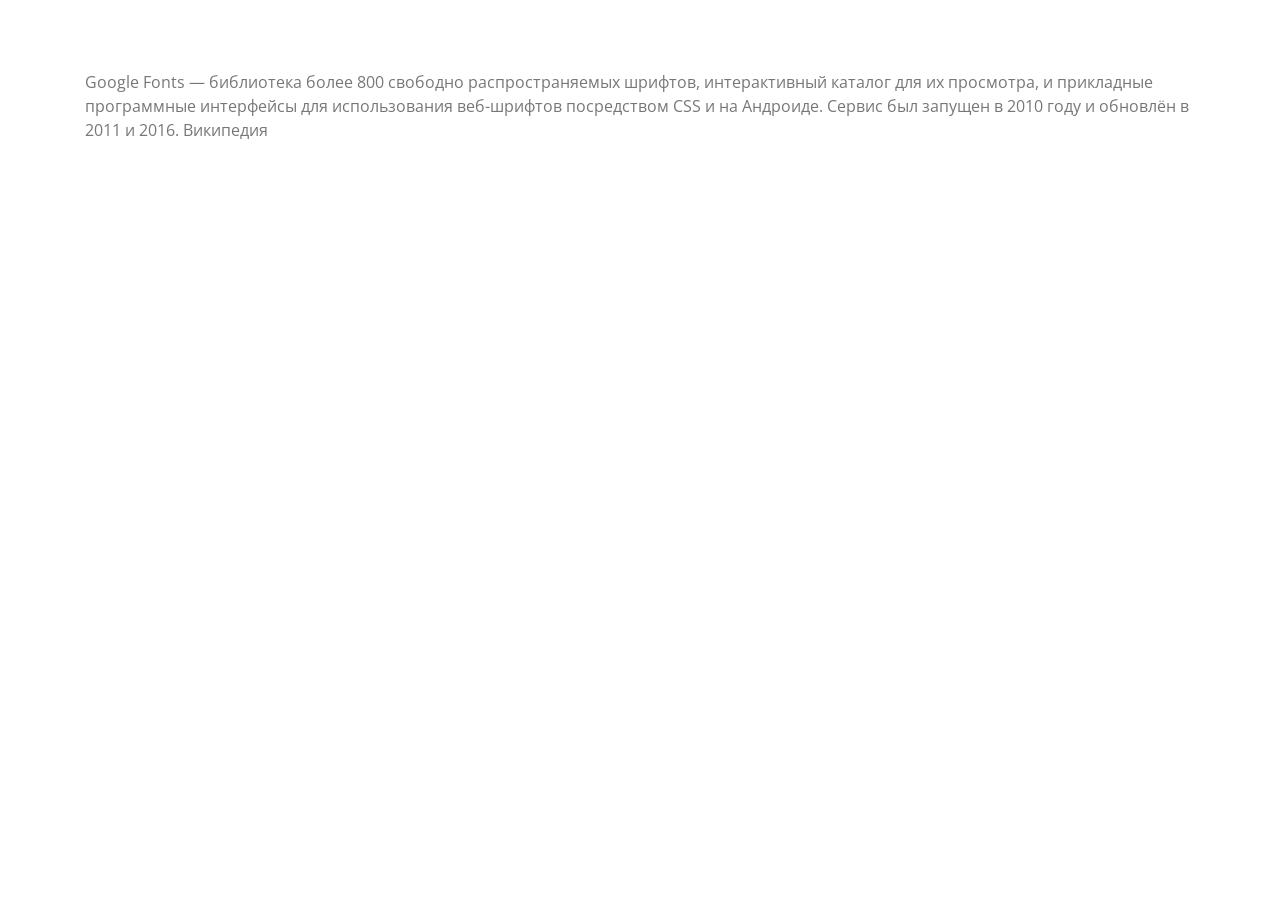
<file: index.htm>
<!DOCTYPE html>
<html>
  <head>
    <meta charset="utf-8">
    <meta name="viewport" content="width=devise-width, initial-scale=1.0">
    <title>Bots site</title>
    <link rel="stylesheet" href="css/bootstrap.min.css">
    <link rel="stylesheet" href="css/main.css">
    <link rel="stylesheet" href="https://use.fontawesome.com/releases/v5.3.1/css/all.css" integrity="sha384-mzrmE5qonljUremFsqc01SB46JvROS7bZs3IO2EmfFsd15uHvIt+Y8vEf7N7fWAU" crossorigin="anonymous">
  </head>
  <body>
    <div class="container">
      Google Fonts — библиотека более 800 свободно распространяемых шрифтов, интерактивный каталог для их просмотра, и прикладные программные интерфейсы для использования веб-шрифтов посредством CSS и на Андроиде. Сервис был запущен в 2010 году и обновлён в 2011 и 2016. Википедия

    </div>
  </body>
</html>
</file>
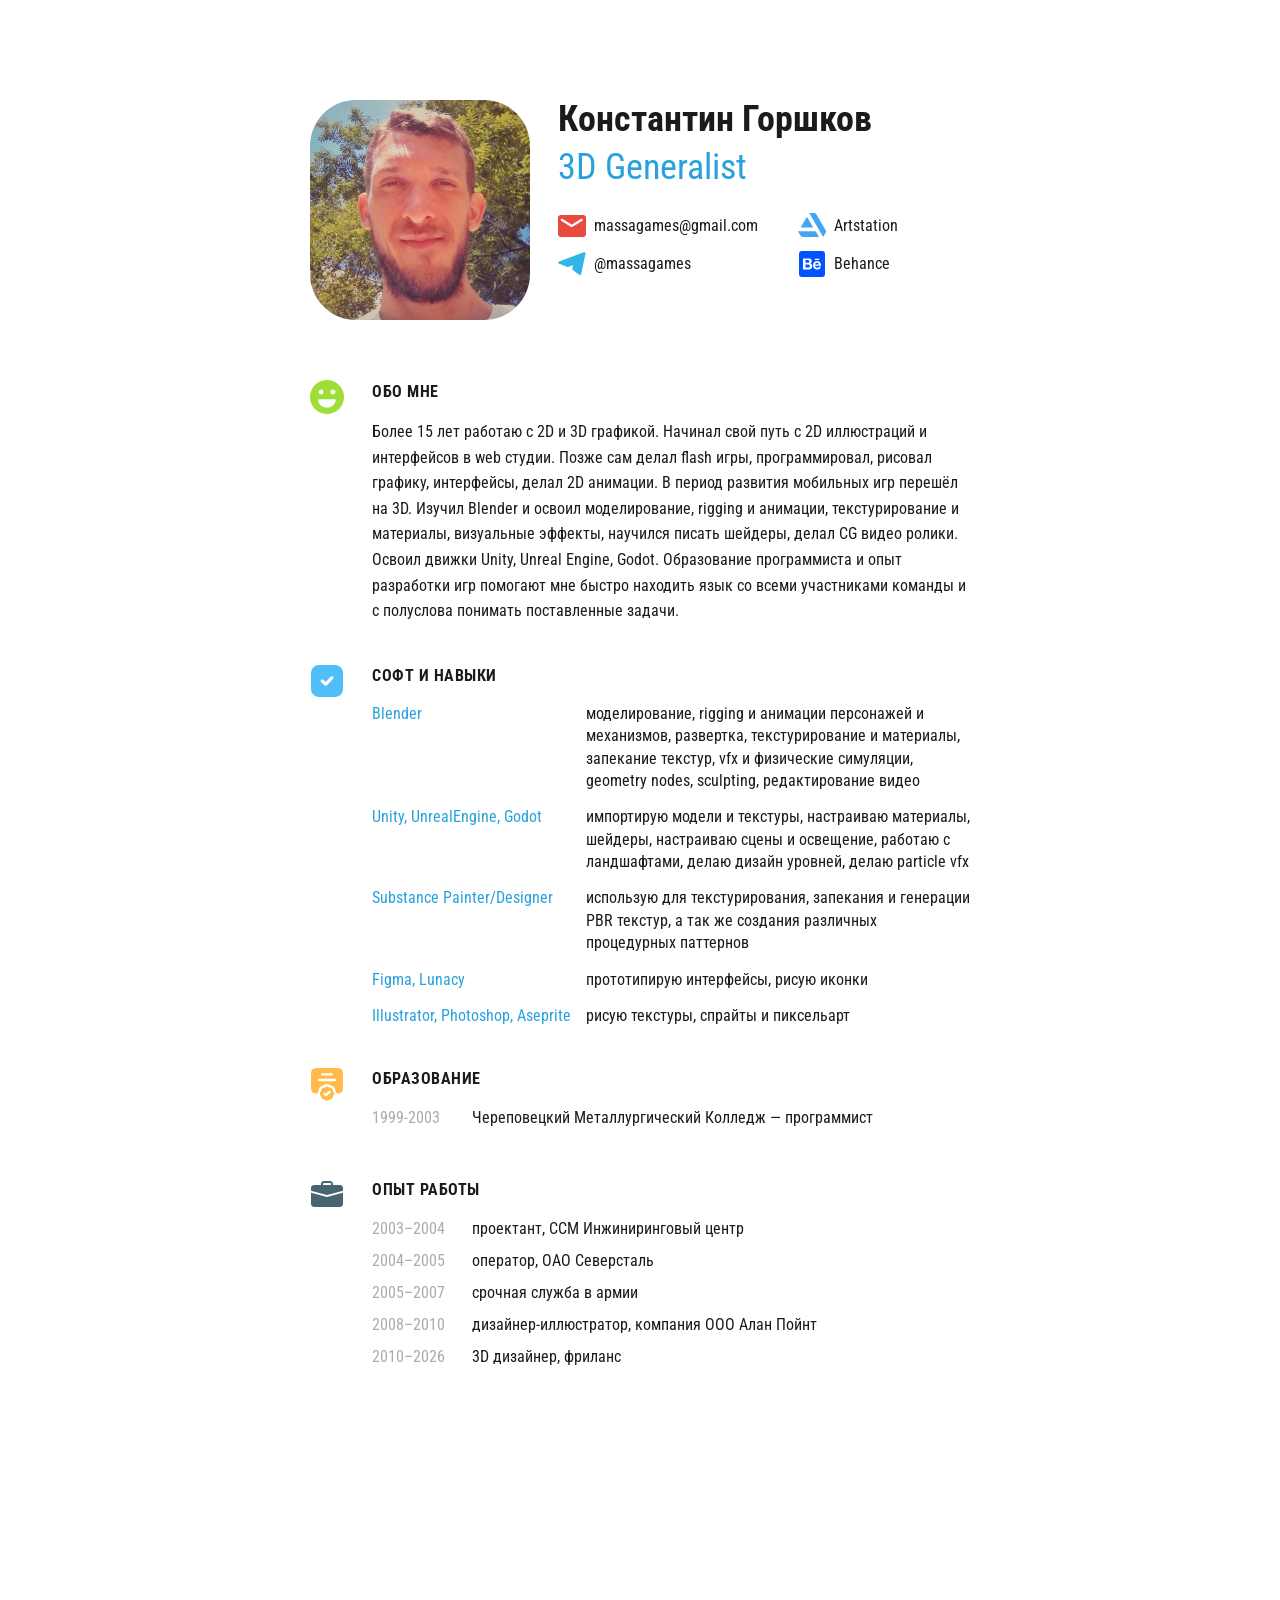
<file: index.html>
<!DOCTYPE html>
<html lang="ru">
<head>
    <meta charset="UTF-8">
    <meta name="viewport" content="width=device-width, initial-scale=1.0">
    <title>Константин Горшков — 3D Generalist</title>
    
    <!-- Roboto Condensed -->
    <link rel="preconnect" href="https://fonts.googleapis.com">
    <link rel="preconnect" href="https://fonts.gstatic.com" crossorigin>
    <link href="https://fonts.googleapis.com/css2?family=Roboto+Condensed:wght@300;400;700&display=swap" rel="stylesheet">
    
    <style>
        /* ===== RESET & BASE ===== */
        * {
            margin: 0;
            padding: 0;
            box-sizing: border-box;
        }

        body {
            font-family: 'Roboto Condensed', sans-serif;
            background: #FFFFFF;
            color: #1B1B1B;
            font-size: 16px;
            line-height: 1.5;
        }

        .container {
            max-width: 700px;
            width: 100%;
            margin: 0 auto;
            padding: 100px 20px 200px 20px;
        }

        /* ===== PIXEL PERFECT ДЛЯ ВСЕХ ИКОНОК ===== */
        img[src*="icon_"],
        img[src*="foto"] {
            image-rendering: crisp-edges;        /* Для Fallback */
            image-rendering: pixelated;           /* Для современных браузеров */
            image-rendering: -moz-crisp-edges;    /* Для Firefox */
            image-rendering: -webkit-optimize-contrast; /* Для Safari */
            -ms-interpolation-mode: nearest-neighbor; /* Для старых IE */
        }

        /* ===== ТАБЛИЧНАЯ ВЕРСТКА ДЛЯ РАЗДЕЛОВ ===== */
        .section-row {
            display: flex;
            margin-bottom: 40px;
            gap: 28px;
        }

        .section-icon {
            width: 34px; /* Увеличено с 28 до 34 */
            flex-shrink: 0;
            display: flex;
            justify-content: flex-start;
        }

        .section-icon img {
            width: 34px; /* Увеличено с 28 до 34 */
            height: 34px; /* Увеличено с 28 до 34 */
            display: block;
        }

        .section-content {
            flex: 1;
            max-width: calc(100% - 62px); /* 34px (иконка) + 28px (gap) */
        }

        .section-title {
            font-size: 16px;
            font-weight: 700;
            letter-spacing: 0.5px;
            margin-bottom: 15px;
            color: #1B1B1B;
        }

        /* ===== ХЕДЕР ===== */
        .header-row {
            display: flex;
            gap: 28px;
            margin-bottom: 60px;
        }

        .header-photo {
            width: 220px;
            height: 220px;
            flex-shrink: 0;
        }

        .header-photo img {
            width: 100%;
            height: 100%;
            object-fit: cover;
            display: block;
        }

        .header-info {
            flex: 1;
        }

        .header-name {
            font-size: 36px;
            font-weight: 700;
            line-height: 1.1;
            margin-bottom: 8px;
            color: #1B1B1B;
        }

        .header-specialization {
            font-size: 36px;
            color: #29A1DD;
            margin-bottom: 25px;
            font-weight: 400;
            line-height: 1.1;
        }

        /* ===== КОНТАКТЫ В ДВЕ КОЛОНКИ ===== */
        .contacts-grid {
            display: grid;
            grid-template-columns: repeat(2, 1fr);
            gap: 10px 40px;
        }

        .contact-item {
            display: flex;
            align-items: center;
            gap: 8px;
        }

        .contact-item img {
            width: 28px; /* Оставляем 28px */
            height: 28px; /* Оставляем 28px */
            flex-shrink: 0;
        }

        .contact-item a {
            color: #1B1B1B;
            text-decoration: none;
            border-bottom: 1px solid transparent;
            transition: border-color 0.2s;
            font-size: 16px;
            white-space: nowrap;
        }

        .contact-item a:hover {
            border-bottom-color: #1B1B1B;
        }

        /* ===== ТАБЛИЦА НАВЫКОВ ===== */
        .skills-table {
            display: flex;
            flex-direction: column;
            gap: 14px;
        }

        .skill-row {
            display: flex;
            line-height: 1.4;
            gap: 14px;
        }

        .skill-program {
            width: 200px;
            flex-shrink: 0;
            font-weight: 400;
            color: #29A1DD;
        }

        .skill-description {
            flex: 1;
        }

        /* ===== ОПЫТ И ОБРАЗОВАНИЕ ===== */
        .timeline-item {
            display: flex;
            margin-bottom: 8px;
        }

        .timeline-date {
            width: 100px;
            flex-shrink: 0;
            color: #ABABAB;
            font-weight: 400;
        }

        .timeline-text {
            flex: 1;
        }

        /* ===== ОБО МНЕ ТЕКСТ ===== */
        .about-text {
            max-width: 100%;
            line-height: 1.6;
        }

        /* ===== АДАПТАЦИЯ ===== */
        @media (max-width: 768px) {
            .container {
                padding: 60px 15px 100px 15px;
            }

            .header-row {
                flex-direction: column;
                gap: 30px;
            }

            .header-photo {
                width: 180px;
                height: 180px;
            }

            .header-name,
            .header-specialization {
                font-size: 28px;
            }

            .section-row {
                flex-direction: column;
                gap: 15px;
            }

            .section-icon {
                width: 34px;
            }

            .section-content {
                max-width: 100%;
            }

            .contacts-grid {
                grid-template-columns: 1fr;
                gap: 8px;
            }

            .contact-item a {
                white-space: normal;
            }

            .skill-row {
                flex-direction: column;
                gap: 4px;
            }

            .skill-program {
                width: auto;
            }

            .timeline-item {
                flex-direction: column;
                gap: 4px;
            }

            .timeline-date {
                width: auto;
            }
        }
    </style>
</head>
<body>
    <div class="container">
        <!-- ХЕДЕР -->
        <div class="header-row">
            <div class="header-photo">
                <img src="assets/images/icons/foto.png" alt="Константин Горшков">
            </div>
            <div class="header-info">
                <div class="header-name">Константин Горшков</div>
                <div class="header-specialization">3D Generalist</div>
                
                <div class="contacts-grid">
                    <div class="contact-item">
                        <img src="assets/images/icons/icon_mail.png" alt="email">
                        <a href="mailto:massagames@gmail.com">massagames@gmail.com</a>
                    </div>
                    <div class="contact-item">
                        <img src="assets/images/icons/icon_as.png" alt="artstation">
                        <a href="https://www.artstation.com/lowpolydrifter" target="_blank">Artstation</a>
                    </div>
                    <div class="contact-item">
                        <img src="assets/images/icons/icon_m.png" alt="telegram">
                        <a href="https://t.me/massagames" target="_blank">@massagames</a>
                    </div>
                    <div class="contact-item">
                        <img src="assets/images/icons/icon_bh.png" alt="behance">
                        <a href="https://www.behance.net/Kadabra" target="_blank">Behance</a>
                    </div>
                </div>
            </div>
        </div>

        <!-- РАЗДЕЛ ОБО МНЕ -->
        <div class="section-row">
            <div class="section-icon">
                <img src="assets/images/icons/icon_about.png" alt="Обо мне">
            </div>
            <div class="section-content">
                <div class="section-title">ОБО МНЕ</div>
                <div class="about-text">
                    Более 15 лет работаю с 2D и 3D графикой. Начинал свой путь с 2D иллюстраций и интерфейсов в web студии. Позже сам делал flash игры, программировал, рисовал графику, интерфейсы, делал 2D анимации. В период развития мобильных игр перешёл на 3D. Изучил Blender и освоил моделирование, rigging и анимации, текстурирование и материалы, визуальные эффекты, научился писать шейдеры, делал CG видео ролики. Освоил движки Unity, Unreal Engine, Godot. Образование программиста и опыт разработки игр помогают мне быстро находить язык со всеми участниками команды и с полуслова понимать поставленные задачи.
                </div>
            </div>
        </div>

        <!-- РАЗДЕЛ НАВЫКИ -->
        <div class="section-row">
            <div class="section-icon">
                <img src="assets/images/icons/icon_skills.png" alt="Навыки">
            </div>
            <div class="section-content">
                <div class="section-title">СОФТ И НАВЫКИ</div>
                <div class="skills-table">
                    <div class="skill-row">
                        <div class="skill-program">Blender</div>
                        <div class="skill-description">моделирование, rigging и анимации персонажей и механизмов, развертка, текстурирование и материалы, запекание текстур, vfx и физические симуляции, geometry nodes, sculpting, редактирование видео</div>
                    </div>
                    <div class="skill-row">
                        <div class="skill-program">Unity, UnrealEngine, Godot</div>
                        <div class="skill-description">импортирую модели и текстуры, настраиваю материалы, шейдеры, настраиваю сцены и освещение, работаю с ландшафтами, делаю дизайн уровней, делаю particle vfx</div>
                    </div>
                    <div class="skill-row">
                        <div class="skill-program">Substance Painter/Designer</div>
                        <div class="skill-description">использую для текстурирования, запекания и генерации PBR текстур, а так же создания различных процедурных паттернов</div>
                    </div>
                    <div class="skill-row">
                        <div class="skill-program">Figma, Lunacy</div>
                        <div class="skill-description">прототипирую интерфейсы, рисую иконки</div>
                    </div>
                    <div class="skill-row">
                        <div class="skill-program">Illustrator, Photoshop, Aseprite</div>
                        <div class="skill-description">рисую текстуры, спрайты и пиксельарт</div>
                    </div>
                </div>
            </div>
        </div>

        <!-- РАЗДЕЛ ОБРАЗОВАНИЕ -->
        <div class="section-row">
            <div class="section-icon">
                <img src="assets/images/icons/icon_education.png" alt="Образование">
            </div>
            <div class="section-content">
                <div class="section-title">ОБРАЗОВАНИЕ</div>
                <div class="timeline-item">
                    <div class="timeline-date">1999-2003</div>
                    <div class="timeline-text">Череповецкий Металлургический Колледж — программист</div>
                </div>
            </div>
        </div>

        <!-- РАЗДЕЛ ОПЫТ РАБОТЫ -->
        <div class="section-row">
            <div class="section-icon">
                <img src="assets/images/icons/icon_work.png" alt="Опыт работы">
            </div>
            <div class="section-content">
                <div class="section-title">ОПЫТ РАБОТЫ</div>
                <div class="timeline-item">
                    <div class="timeline-date">2003–2004</div>
                    <div class="timeline-text">проектант, ССМ Инжиниринговый центр</div>
                </div>
                <div class="timeline-item">
                    <div class="timeline-date">2004–2005</div>
                    <div class="timeline-text">оператор, ОАО Северсталь</div>
                </div>
                <div class="timeline-item">
                    <div class="timeline-date">2005–2007</div>
                    <div class="timeline-text">срочная служба в армии</div>
                </div>
                <div class="timeline-item">
                    <div class="timeline-date">2008–2010</div>
                    <div class="timeline-text">дизайнер-иллюстратор, компания ООО Алан Пойнт</div>
                </div>
                <div class="timeline-item">
                    <div class="timeline-date">2010–2026</div>
                    <div class="timeline-text">3D дизайнер, фриланс</div>
                </div>
            </div>
        </div>
    </div>
</body>
</html>
</file>
<file: css/main.css>
@import url('https://fonts.googleapis.com/css?family=Open+Sans:400,400i');

body {
  background-color: ##FFFFFF;
  font-family: 'Open Sans', sans-serif;
  font-weight: 400;
  font-size: 16px;
  color: #777;

  -webkit-font-smoothing: antialiased;
  -webkit-overflow-scrolling: touch;

  margin-top: 70px;
  margin-left: 20px;
  margin-right: 20px;
  margin-bottom: 100px;
}

h1, h2, h3, h4, h5, h6 {
  background-color: #050505;
  font-weight: 200;
  font-size: 24px;
  color: #EEE;
}

p {
  line-height: 28px;
  margin-bottom: 25px;
  margin-top: 25px;
}

a {
  color: #f85c37;
}

a:hover, a:focus {
  color: #7b7b7b;
  text-decoration: none;
  outline: 0;
}
.centered {
  text-align: center;
}
</file>
